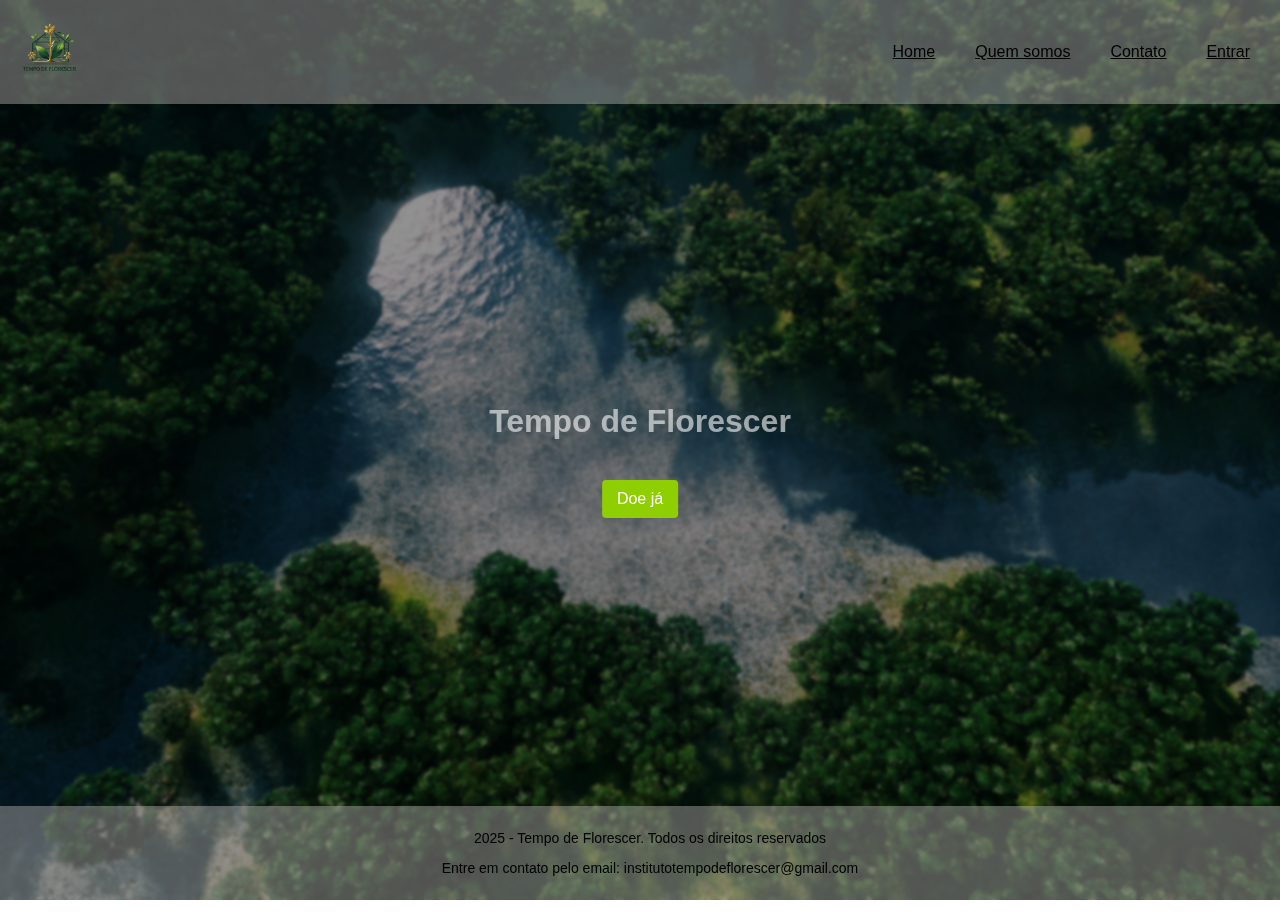
<file: index.html>
<!DOCTYPE html>
<html lang="pt-br">
<head>
    <meta charset="UTF-8">
    <title>Tempo de Florescer</title>
    <link rel="stylesheet" href="./css/style.css">
    <link rel="stylesheet" href="./css/nav.css">
</head>
<body>
    <nav>
        <div class="logo">
            <img src="./img/novalogo.png" alt="logo">
        </div>
        <div class="alinhamento">
            <ul>
                <li><a href="./index.html">Home</a></li> 
                <li><a href="./quemsomos.html">Quem somos</a></li>
                <li><a href="./contatos.html">Contato</a></li>
                <li><a href="./entrar.html">Entrar</a></li>
            </ul>
        </div>
    </nav>

    <main>
        <h1>Tempo de Florescer</h1>
        <div>
            <a href="./doacao.html">
                <button>Doe já</button>
            </a>
        </div>
    </main>
    <footer>
        <p>2025 - Tempo de Florescer. Todos os direitos reservados</p>
        <p>Entre em contato pelo email: institutotempodeflorescer@gmail.com</p>
    </footer>

</body>
</html>
</file>
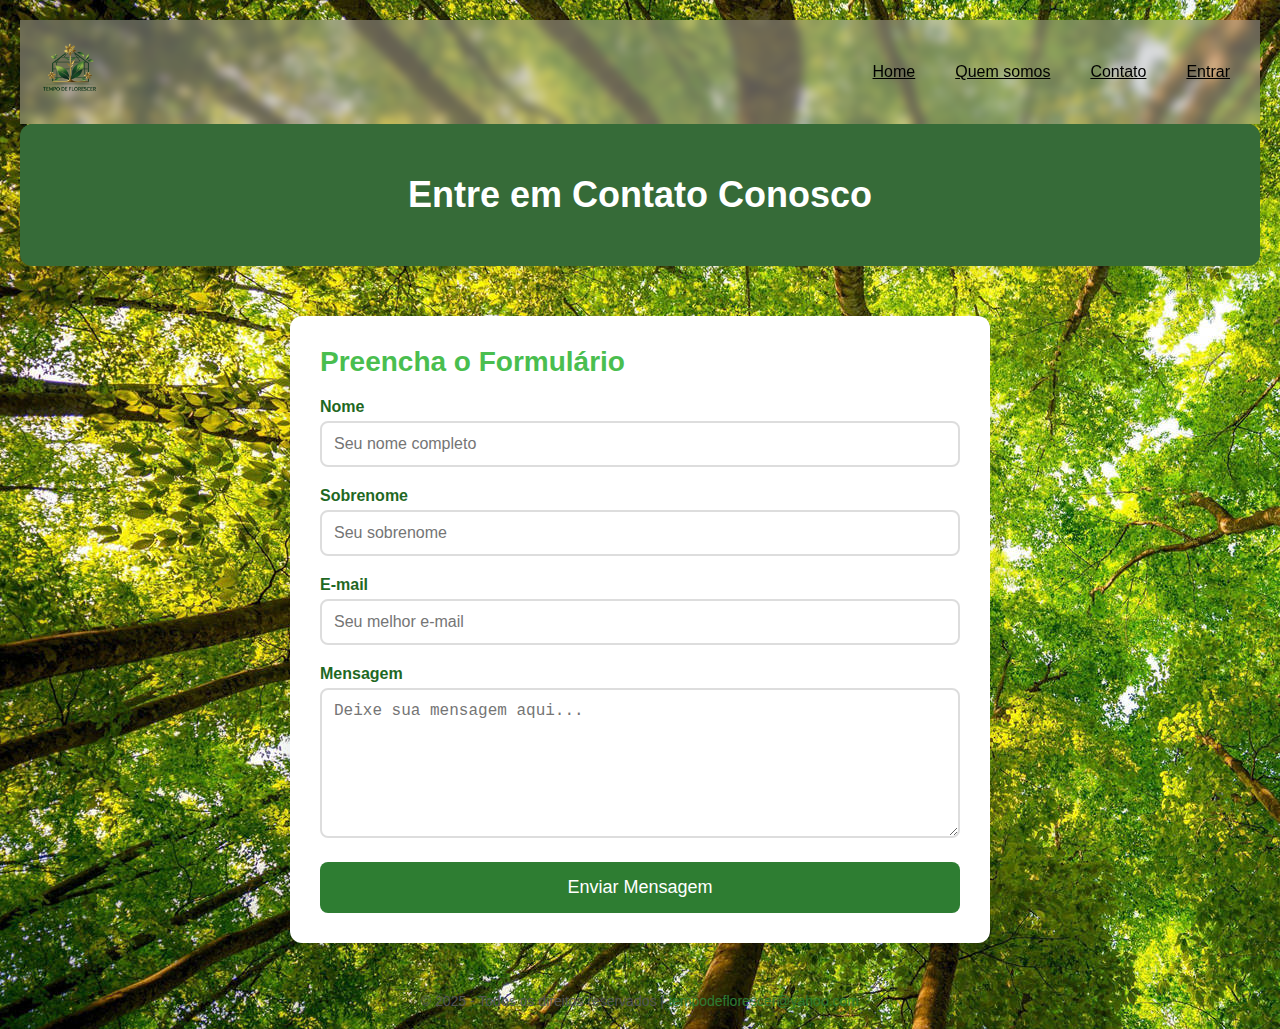
<file: contatos.html>
<!DOCTYPE html>
<html lang="pt-BR">
<head>
  <meta charset="UTF-8" />
  <meta name="viewport" content="width=device-width, initial-scale=1.0"/>
  <title>Contato</title>
  <link rel="stylesheet" href="./css/contatos.css">
  <link rel="stylesheet" href="./css/nav.css">
 
</head>
<body>
    <nav>
        <div>
            <img src="./img/novalogo.png" alt="logo">
        </div>
        <div class="alinhamento">
              <ul>
                  <ul aligl="left"><a href="./index.html">Home</a></ul> 
                  <ul aligl="center"><a href="./quemsomos.html">Quem somos</a></ul>
                  <ul aligl="right" ><a href="./contatos.html">Contato</a></ul>
                  <ul aligl="right" ><a href="./entrar.html">Entrar</a></ul>
 
              </ul>
          
      </div>
     </nav>

<header>
  <h1>Entre em Contato Conosco</h1>
</header>

<section>
  <h2>Preencha o Formulário</h2>
  <form action="#" method="post">
    
    <div class="input-field">
      <label for="nome">Nome</label>
      <input type="text" id="nome" name="nome" required placeholder="Seu nome completo">
    </div>
    
    <div class="input-field">
      <label for="sobrenome">Sobrenome</label>
      <input type="text" id="sobrenome" name="sobrenome" required placeholder="Seu sobrenome">
    </div>
    
    <div class="input-field">
      <label for="email">E-mail</label>
      <input type="email" id="email" name="email" required placeholder="Seu melhor e-mail">
    </div>
    
    <div class="input-field">
      <label for="mensagem">Mensagem</label>
      <textarea id="mensagem" name="mensagem" required placeholder="Deixe sua mensagem aqui..."></textarea>
    </div>

    <button type="submit">Enviar Mensagem</button>
  </form>
</section>

<div class="footer">
  <p>&copy; 2025 - Todos os direitos reservados | <a href="mailto:contato@exemplo.com">tempodeflorescer@yahoo.com</a></p>
</div>

</body>
</html>
</file>
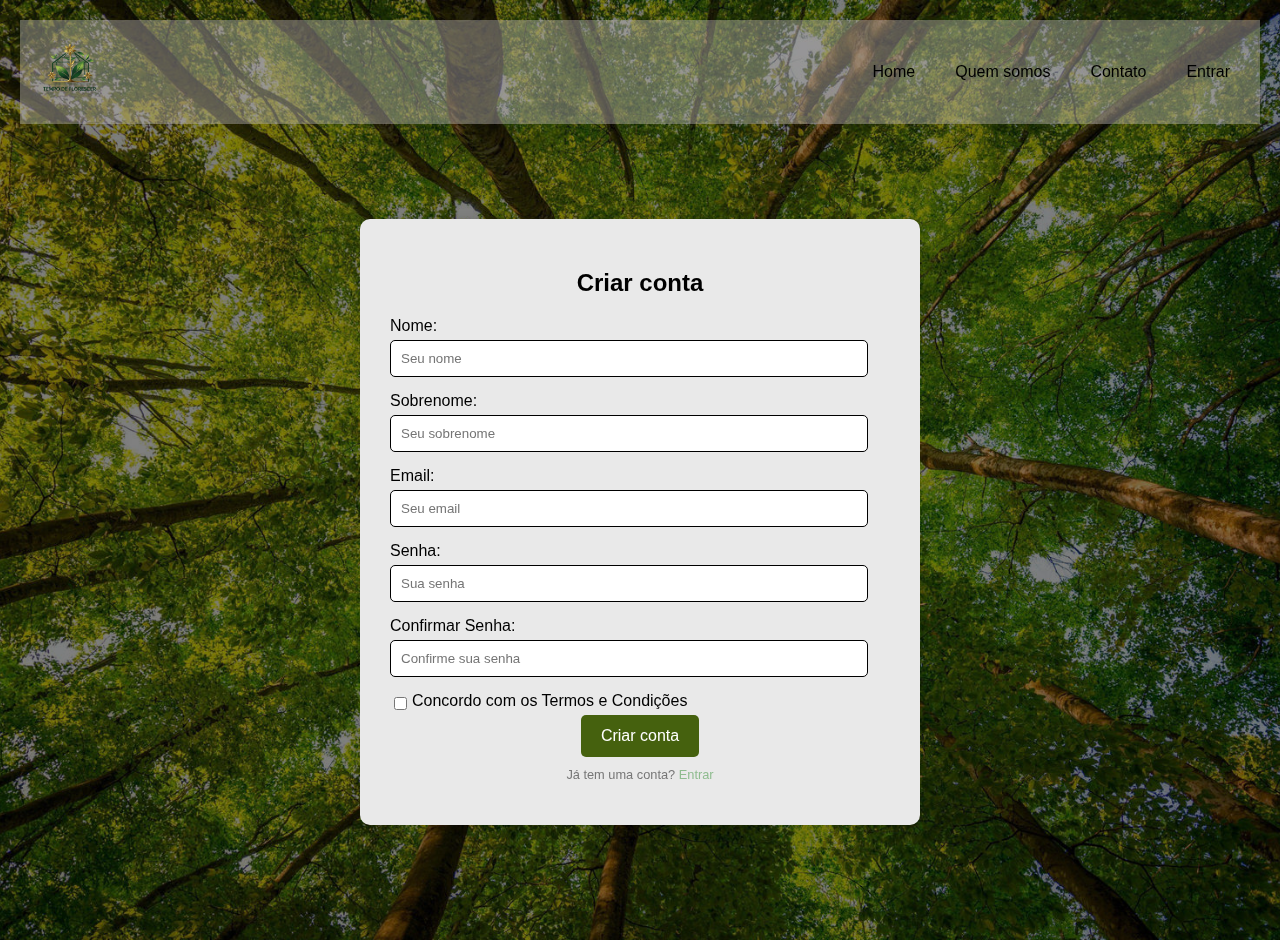
<file: criar.html>
<!DOCTYPE html>
<html lang="pt-br">
<head>
    <meta charset="UTF-8">
    <meta name="viewport" content="width=device-width, initial-scale=1.0">
    <title>Sign Up - Tempo de Florescer</title>
    <link rel="stylesheet" href="./css/entrarecriar.css">
    <link rel="stylesheet" href="./css/nav.css">
 
   
</head>
<body>
    <nav>
        <div>
            <img src="./img/novalogo.png" alt="logo">
        </div>
        <div class="alinhamento">
              <ul>
                  <ul aligl="left"><a href="./index.html">Home</a></ul> 
                  <ul aligl="center"><a href="./quemsomos.html">Quem somos</a></ul>
                  <ul aligl="right" ><a href="./contatos.html">Contato</a></ul>
                  <ul aligl="right" ><a href="./entrar.html">Entrar</a></ul>
 
              </ul>
          
      </div>
     </nav>
     <div class="alinhamentocontainer">
        <div class="signup-container">
            <h2>Criar conta</h2>
            <div class="input-group">
                <label for="nome">Nome:</label>
                <input type="text" id="nome" name="nome" placeholder="Seu nome">
            </div>
            <div class="input-group">
                <label for="sobrenome">Sobrenome:</label>
                <input type="text" id="sobrenome" name="sobrenome" placeholder="Seu sobrenome">
            </div>
            <div class="input-group">
                <label for="email">Email:</label>
                <input type="email" id="email" name="email" placeholder="Seu email">
            </div>
            <div class="input-group">
                <label for="senha">Senha:</label>
                <input type="password" id="senha" name="senha" placeholder="Sua senha">
            </div>
            <div class="input-group">
                <label for="confirmar_senha">Confirmar Senha:</label>
                <input type="password" id="confirmar_senha" name="confirmar_senha" placeholder="Confirme sua senha">
            </div>
           <div style="display: flex; align-items: center;">
    <input type="checkbox" id="termos">
    <label for="termos">Concordo com os Termos e Condições</label>
</div>
            <button type="submit">Criar conta</button>
            <p class="terms">Já tem uma conta? <a href="./entrar.html">Entrar</a></p>
        </div>
     </div>
    
</body>
</html>
</file>
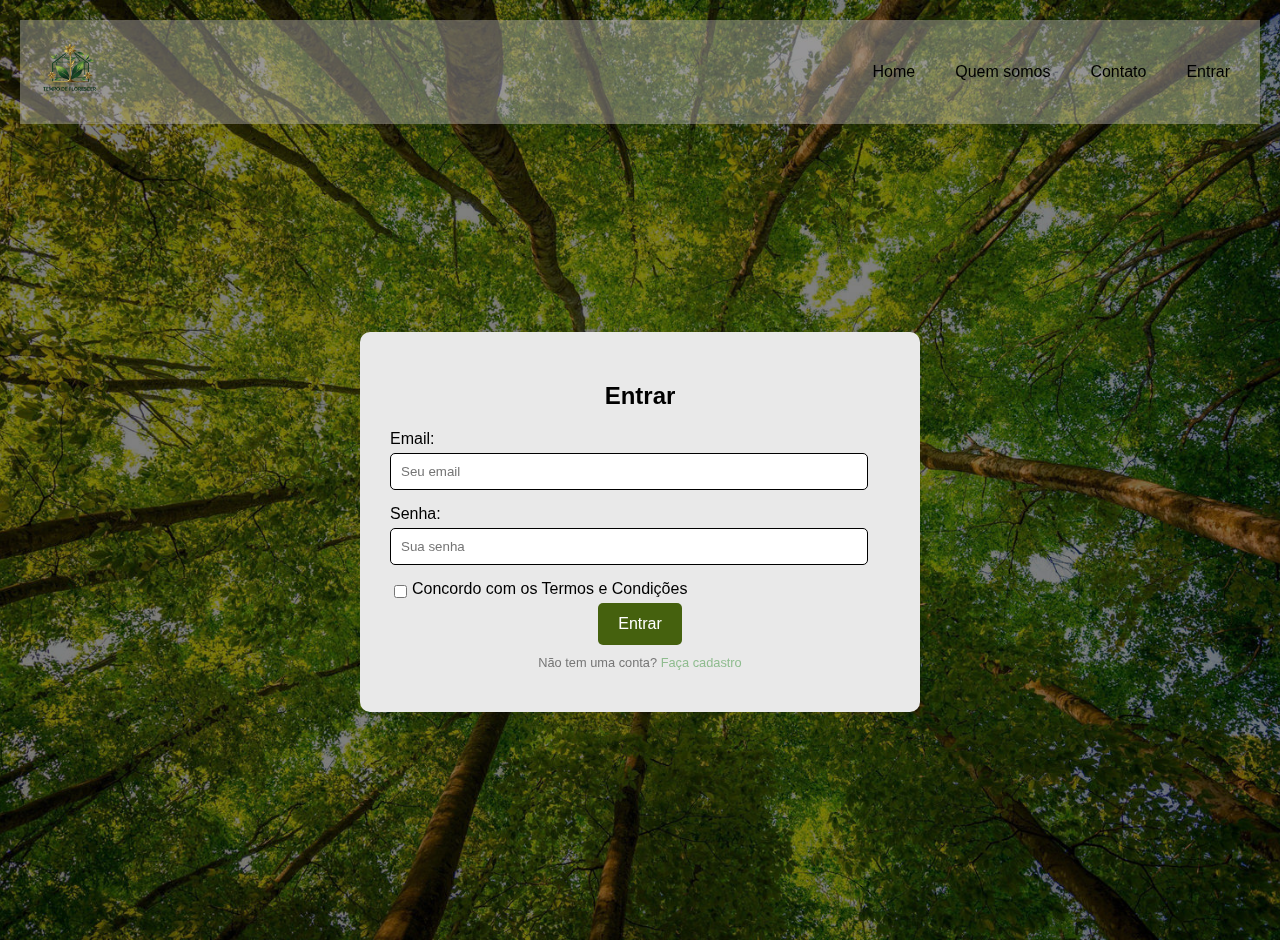
<file: entrar.html>
<!DOCTYPE html>
<html lang="pt-br">
<head>
    <meta charset="UTF-8">
    <meta name="viewport" content="width=device-width, initial-scale=1.0">
    <title>Sign Up - Tempo de Florescer</title>
    <link rel="stylesheet" href="./css/entrarecriar.css">
    <link rel="stylesheet" href="./css/nav.css">
 
   
</head>
<body>
    <nav>
        <div>
            <img src="./img/novalogo.png" alt="logo">
        </div>
        <div class="alinhamento">
              <ul>
                  <ul aligl="left"><a href="./index.html">Home</a></ul> 
                  <ul aligl="center"><a href="./quemsomos.html">Quem somos</a></ul>
                  <ul aligl="right" ><a href="./contatos.html">Contato</a></ul>
                  <ul aligl="right" ><a href="./entrar.html">Entrar</a></ul>
 
              </ul>
          
      </div>
     </nav>
     <div class="alinhamentocontainer">
        <div class="signup-container">
            <h2>Entrar</h2>
            <div class="input-group">
                <label for="email">Email:</label>
                <input type="email" id="email" name="email" placeholder="Seu email">
            </div>
            <div class="input-group">
                <label for="senha">Senha:</label>
                <input type="password" id="senha" name="senha" placeholder="Sua senha">
            </div>
            <div style="display: flex; align-items: center;">
    <input type="checkbox" id="termos">
    <label for="termos">Concordo com os Termos e Condições</label>
</div>
            <button type="submit">Entrar</button>
            <p class="terms">Não tem uma conta? <a href="./criar.html">Faça cadastro</a></p>
        </div>

     </div>
    
</body>
</html>
</file>
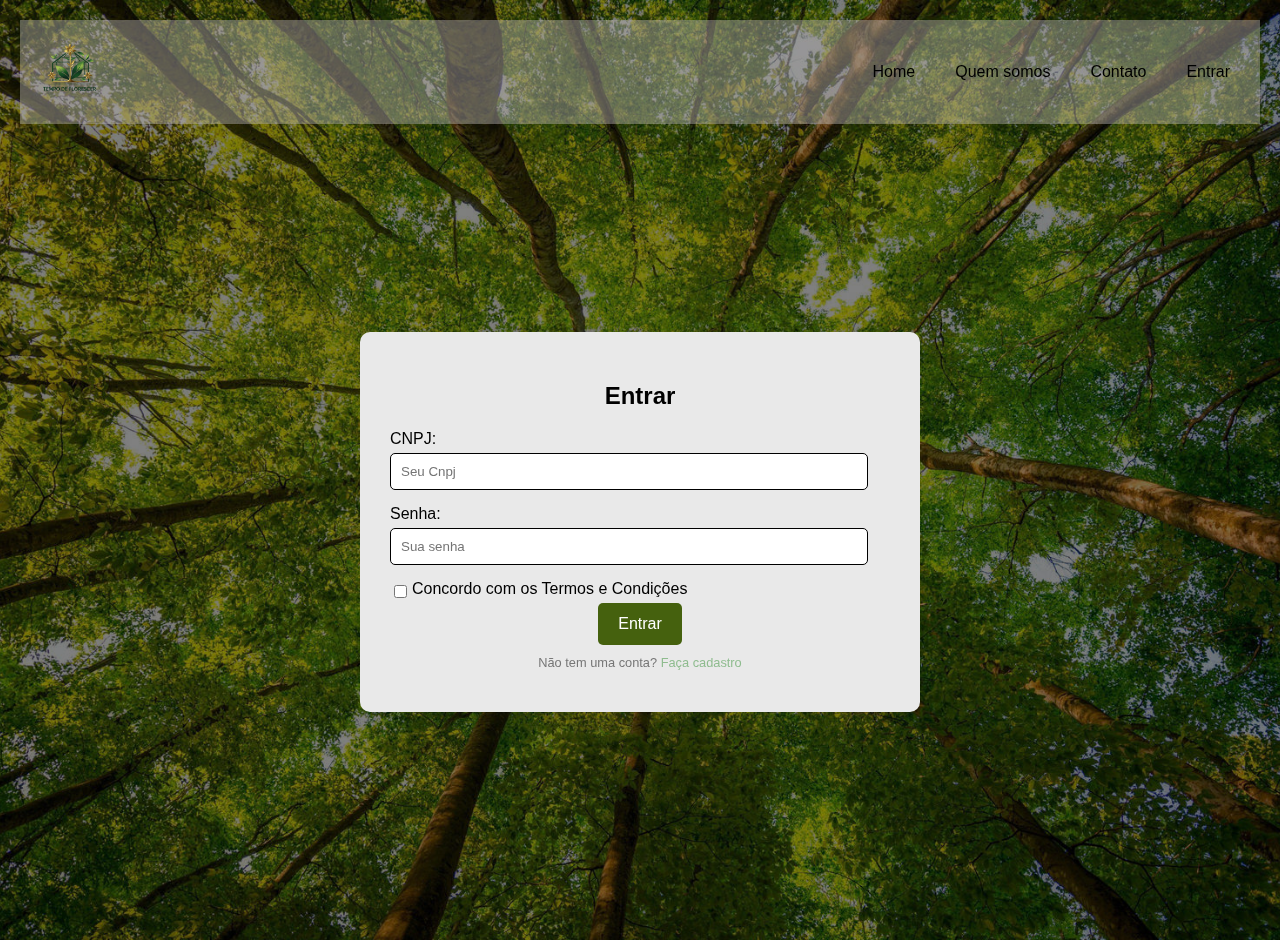
<file: entrarempresas.html>
<!DOCTYPE html>
<html lang="pt-br">
<head>
    <meta charset="UTF-8">
    <meta name="viewport" content="width=device-width, initial-scale=1.0">
    <title>Sign Up - Tempo de Florescer</title>
    <link rel="stylesheet" href="./css/entrarecriar.css">
    <link rel="stylesheet" href="./css/nav.css">
 
   
</head>
<body>
    <nav>
        <div>
            <img src="./img/novalogo.png" alt="logo">
        </div>
        <div class="alinhamento">
              <ul>
                  <ul aligl="left"><a href="./index.html">Home</a></ul> 
                  <ul aligl="center"><a href="./quemsomos.html">Quem somos</a></ul>
                  <ul aligl="right" ><a href="./contatos.html">Contato</a></ul>
                  <ul aligl="right" ><a href="./entrar.html">Entrar</a></ul>
 
              </ul>
          
      </div>
     </nav>
     <div class="alinhamentocontainer">
        <div class="signup-container">
            <h2>Entrar</h2>
            <div class="input-group">
                <label for="Cnpj">CNPJ:</label>
                <input type="email" id="Cnpj" name="Cnpj" placeholder="Seu Cnpj">
            </div>
            <div class="input-group">
                <label for="senha">Senha:</label>
                <input type="password" id="senha" name="senha" placeholder="Sua senha">
            </div>
            <div style="display: flex; align-items: center;">
    <input type="checkbox" id="termos">
    <label for="termos">Concordo com os Termos e Condições</label>
</div>
            <button type="submit">Entrar</button>
            <p class="terms">Não tem uma conta? <a href="./criar.html">Faça cadastro</a></p>
        </div>

     </div>
    
</body>
</html>
</file>
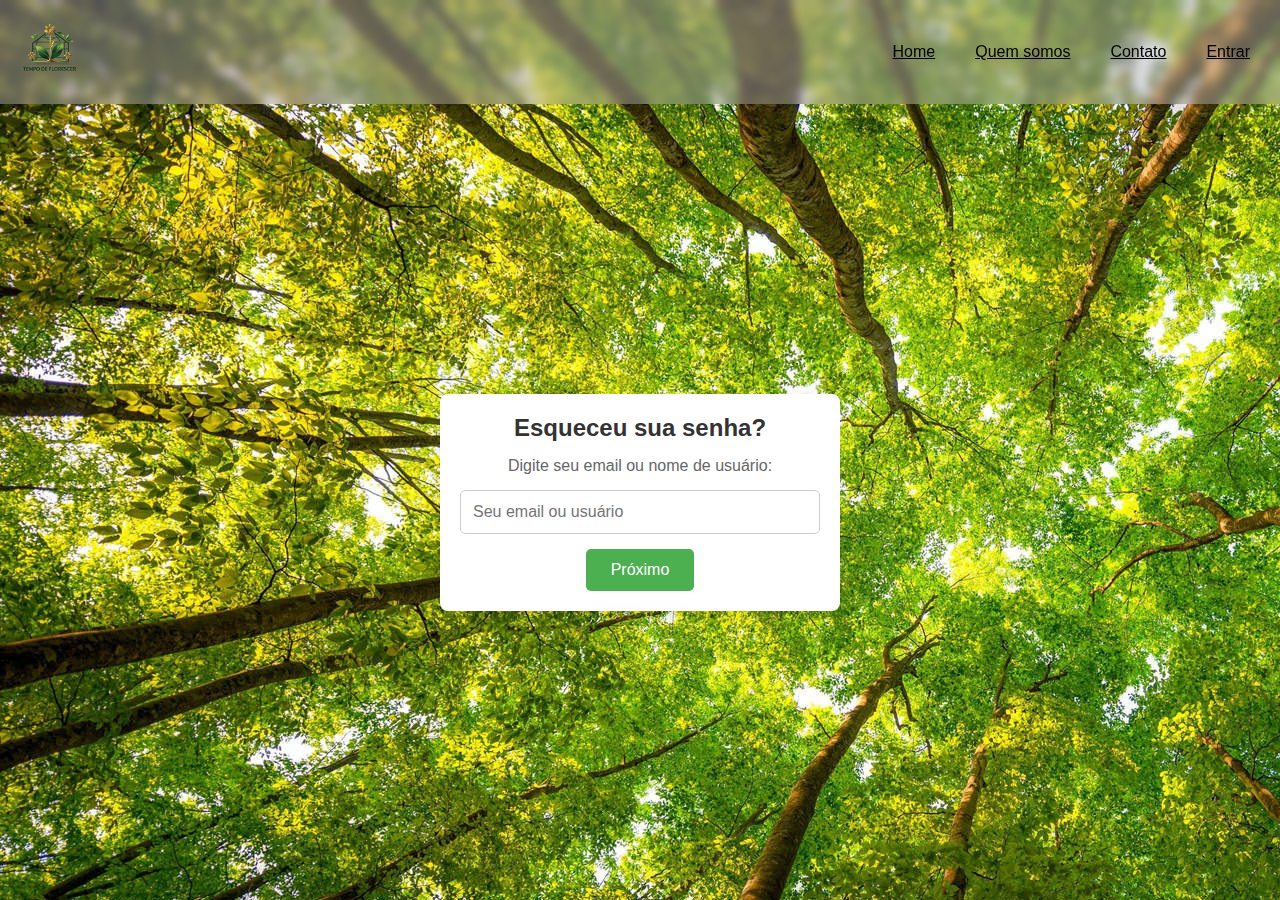
<file: redefinirsenha.html>
<!DOCTYPE html>
<html lang="pt-br">
<head>
    <meta charset="UTF-8">
    <meta name="viewport" content="width=device-width, initial-scale=1.0">
    <title>Fluxo de Páginas</title>
    <link rel="stylesheet" href="./css/redefinirsenha.css">
    <link rel="stylesheet" href="./css/nav.css">
</head>
<body>
    <nav>
        <div>
            <img src="./img/novalogo.png" alt="logo">
        </div>
        <div class="alinhamento">
              <ul>
                  <ul aligl="left"><a href="./index.html">Home</a></ul> 
                  <ul aligl="center"><a href="./quemsomos.html">Quem somos</a></ul>
                  <ul aligl="right" ><a href="./contatos.html">Contato</a></ul>
                  <ul aligl="right" ><a href="./entrar.html">Entrar</a></ul>
 
              </ul>
          
      </div>
     </nav>
    <div class="container">
        <div id="page1" class="page active">
            <h2>Esqueceu sua senha?</h2>
            <p>Digite seu email ou nome de usuário:</p>
            <input type="text" placeholder="Seu email ou usuário">
            <button onclick="nextPage('page2')">Próximo</button>
        </div>

        <div id="page2" class="page">
            <h2>Redefinir Senha</h2>
            <p>Enviaremos um código de verificação para o seu email.</p>
            <input type="email" placeholder="Seu email">
            <button onclick="nextPage('page3')">Próximo</button>
            <button onclick="previousPage('page1')">Voltar</button>
        </div>

        <div id="page3" class="page">
            <h2>Redefinir Senha</h2>
            <p>Digite o código de verificação que enviamos para o seu email:</p>
            <input type="text" placeholder="Código de verificação">
            <input type="password" placeholder="Nova senha">
            <input type="password" placeholder="Confirmar nova senha">
            <button onclick="alert('Senha redefinida com sucesso!')">Confirmar</button>
            <button onclick="previousPage('page2')">Voltar</button>
        </div>
    </div>

    <script src="./js/redefinirsenha.js"></script>
</body>
</html>
</file>
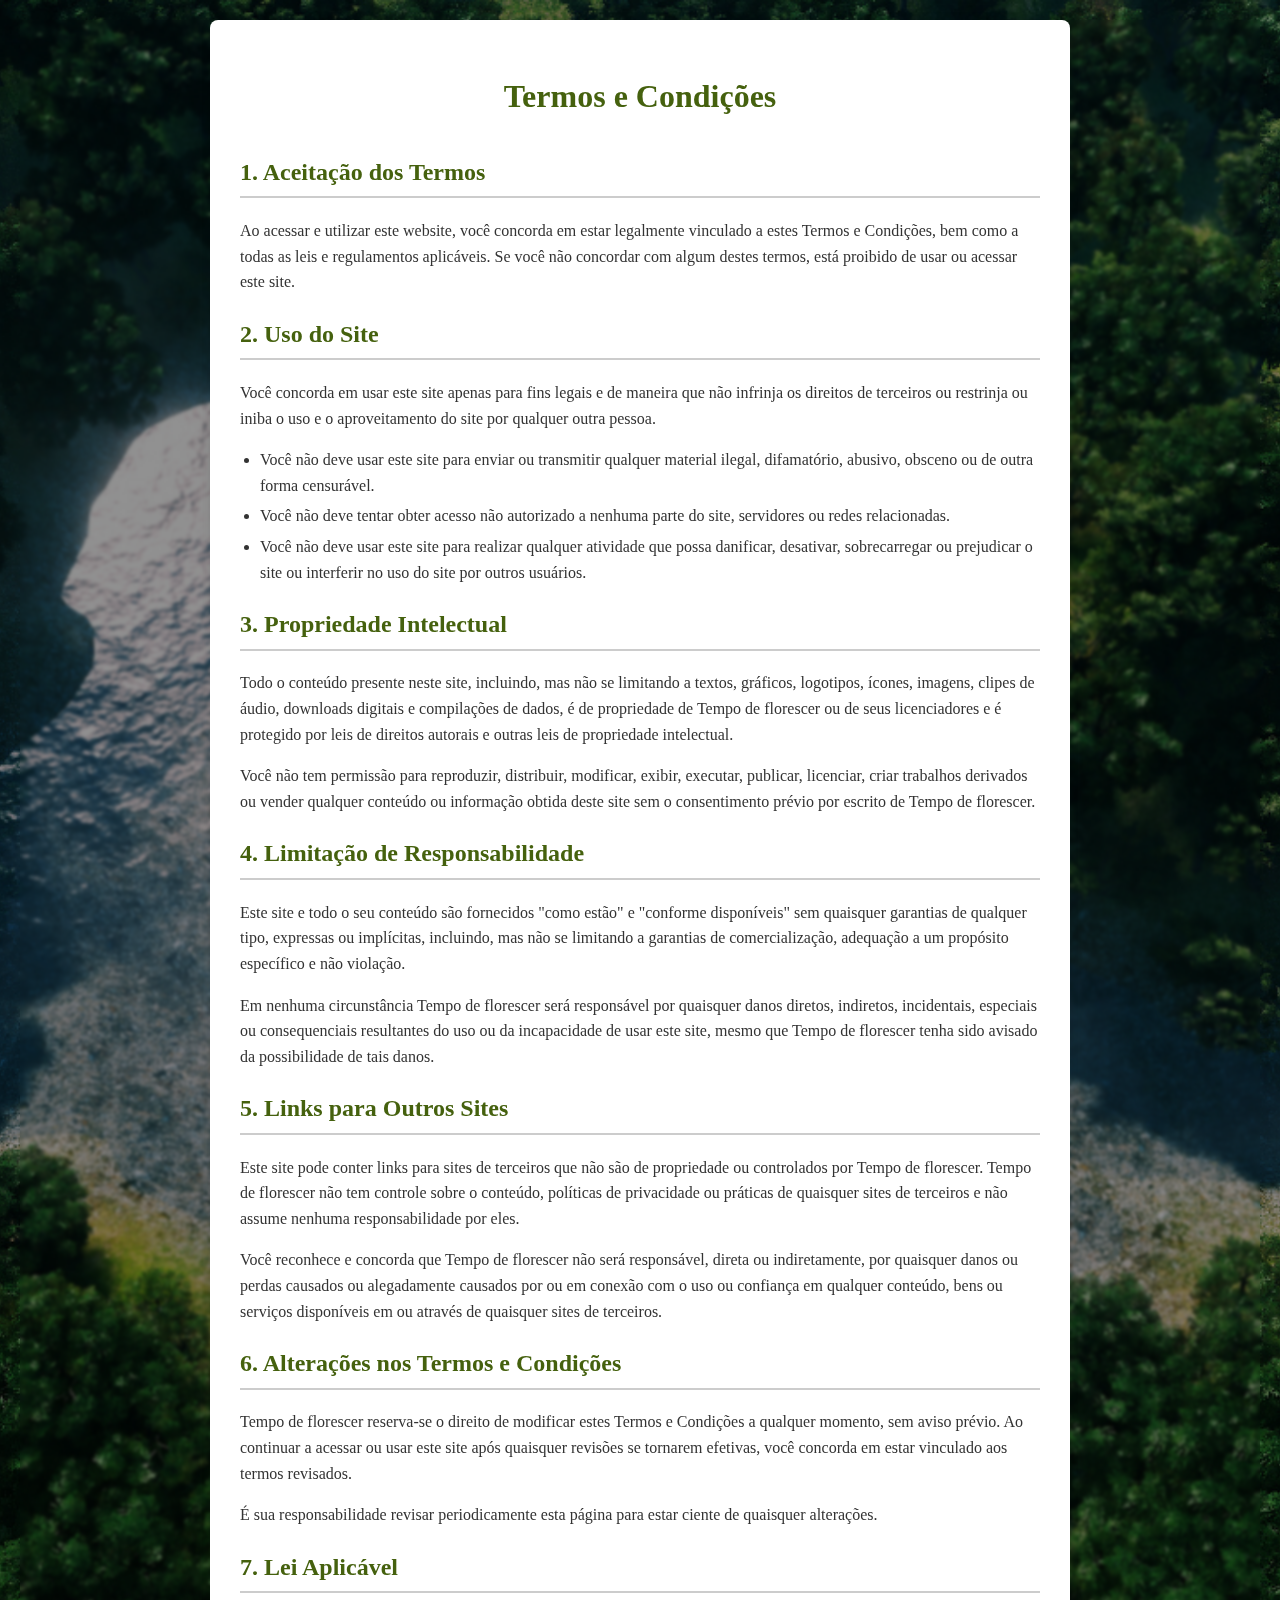
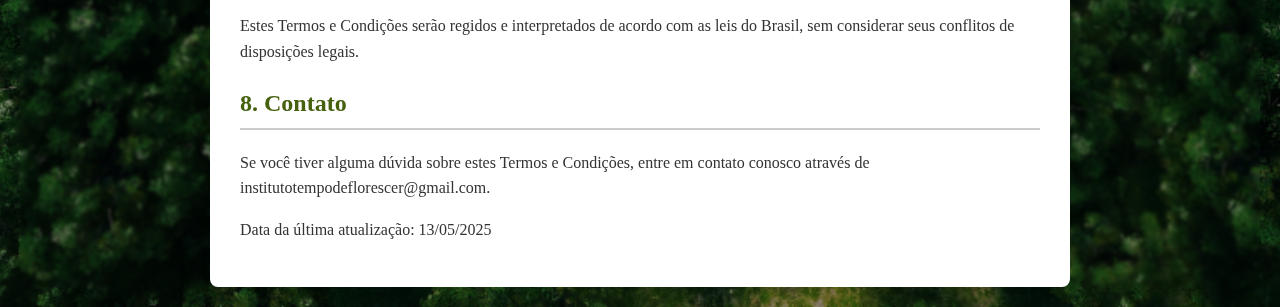
<file: termos.html>
<!DOCTYPE html>
<html lang="pt-BR">
<head>
    <meta charset="UTF-8">
    <meta name="viewport" content="width=device-width, initial-scale=1.0">
    <title>Termos e Condições</title>
    <link rel="stylesheet" href="./css/termos.css">
</head>
<body>
    <div class="container">
        <h1>Termos e Condições</h1>

        <h2>1. Aceitação dos Termos</h2>
        <p>Ao acessar e utilizar este website, você concorda em estar legalmente vinculado a estes Termos e Condições, bem como a todas as leis e regulamentos aplicáveis. Se você não concordar com algum destes termos, está proibido de usar ou acessar este site.</p>

        <h2>2. Uso do Site</h2>
        <p>Você concorda em usar este site apenas para fins legais e de maneira que não infrinja os direitos de terceiros ou restrinja ou iniba o uso e o aproveitamento do site por qualquer outra pessoa.</p>
        <ul>
            <li>Você não deve usar este site para enviar ou transmitir qualquer material ilegal, difamatório, abusivo, obsceno ou de outra forma censurável.</li>
            <li>Você não deve tentar obter acesso não autorizado a nenhuma parte do site, servidores ou redes relacionadas.</li>
            <li>Você não deve usar este site para realizar qualquer atividade que possa danificar, desativar, sobrecarregar ou prejudicar o site ou interferir no uso do site por outros usuários.</li>
        </ul>

        <h2>3. Propriedade Intelectual</h2>
        <p>Todo o conteúdo presente neste site, incluindo, mas não se limitando a textos, gráficos, logotipos, ícones, imagens, clipes de áudio, downloads digitais e compilações de dados, é de propriedade de Tempo de florescer ou de seus licenciadores e é protegido por leis de direitos autorais e outras leis de propriedade intelectual.</p>
        <p>Você não tem permissão para reproduzir, distribuir, modificar, exibir, executar, publicar, licenciar, criar trabalhos derivados ou vender qualquer conteúdo ou informação obtida deste site sem o consentimento prévio por escrito de Tempo de florescer.</p>

        <h2>4. Limitação de Responsabilidade</h2>
        <p>Este site e todo o seu conteúdo são fornecidos "como estão" e "conforme disponíveis" sem quaisquer garantias de qualquer tipo, expressas ou implícitas, incluindo, mas não se limitando a garantias de comercialização, adequação a um propósito específico e não violação.</p>
        <p>Em nenhuma circunstância Tempo de florescer será responsável por quaisquer danos diretos, indiretos, incidentais, especiais ou consequenciais resultantes do uso ou da incapacidade de usar este site, mesmo que Tempo de florescer tenha sido avisado da possibilidade de tais danos.</p>

        <h2>5. Links para Outros Sites</h2>
        <p>Este site pode conter links para sites de terceiros que não são de propriedade ou controlados por Tempo de florescer. Tempo de florescer não tem controle sobre o conteúdo, políticas de privacidade ou práticas de quaisquer sites de terceiros e não assume nenhuma responsabilidade por eles.</p>
        <p>Você reconhece e concorda que Tempo de florescer não será responsável, direta ou indiretamente, por quaisquer danos ou perdas causados ou alegadamente causados por ou em conexão com o uso ou confiança em qualquer conteúdo, bens ou serviços disponíveis em ou através de quaisquer sites de terceiros.</p>

        <h2>6. Alterações nos Termos e Condições</h2>
        <p>Tempo de florescer reserva-se o direito de modificar estes Termos e Condições a qualquer momento, sem aviso prévio. Ao continuar a acessar ou usar este site após quaisquer revisões se tornarem efetivas, você concorda em estar vinculado aos termos revisados.</p>
        <p>É sua responsabilidade revisar periodicamente esta página para estar ciente de quaisquer alterações.</p>

        <h2>7. Lei Aplicável</h2>
        <p>Estes Termos e Condições serão regidos e interpretados de acordo com as leis do Brasil, sem considerar seus conflitos de disposições legais.</p>

        <h2>8. Contato</h2>
        <p>Se você tiver alguma dúvida sobre estes Termos e Condições, entre em contato conosco através de institutotempodeflorescer@gmail.com.</p>

        <p>Data da última atualização: 13/05/2025</p>
    </div>
</body>
</html>
</file>
<file: css/style.css>
body {
    background-image: url("../img/planodefundo.png");
    background-repeat: no-repeat;
    background-size: cover; /* Faz a imagem cobrir a tela */
    background-position: center; /* Centraliza */
    backdrop-filter: blur(1.5px);
    margin: 0;
    min-height: 100vh; /* Garante que a altura da tela seja 100% */
    display: flex;
    flex: 1;
    flex-direction: column;
}

button {
    background-color: #8fce00; /* Cor do botão */
    color: white;
    padding: 10px 15px;
    border: none;
    border-radius: 4px;
    cursor: pointer;
    font-size: 16px;
    transition: background-color 0.3s ease;
    margin-top: 20px; /* Ajusta o espaço entre o título e o botão */
}

h1 {
    text-align: center;
    color: rgba(255, 255, 255, 0.589);
    margin-bottom: 20px; /* Espaço entre o título e o botão */
}

button:hover {
    background-color: #6b8e23;
}

main {
    display: flex;
    flex-direction: column; /* Organiza em coluna */
    justify-content: center; /* Centraliza verticalmente */
    align-items: center; /* Centraliza horizontalmente */
    height: 100%; /* Usa o espaço disponível */
    max-width: 100%; /* Garante que o conteúdo não saia da tela */
    text-align: center;
    padding: 20px; /* Um pouco de padding nas bordas */
    position: absolute;
    top: 50%; /* Move o conteúdo para o meio da tela */
    left: 50%; /* Centraliza horizontalmente */
    transform: translate(-50%, -50%); /* Ajuste para garantir centralização exata */
}

footer {
    background-color: rgba(187, 183, 180, 0.438);
    backdrop-filter: blur(5px);
    color: black;
    text-align: center;
    padding: 10px;
    font-size: 14px;
    position: fixed;
    bottom: 0;
    width: 100%;
}
</file>
<file: css/nav.css>
body{
    font-family: 'Segoe UI', sans-serif;
}

nav {
    background-color: rgba(187, 183, 180, 0.438);
    backdrop-filter: blur(5px);
    display: flex;
    justify-content: space-between;
    align-items: center;
    padding: 10px;
}

nav ul {
    list-style: none;
    padding: 0;
    margin: 0;
    text-align:left;
    display: flex;
    
}
 
nav ul a {
    color: black;
    margin: 0 20px;

}

nav img {
    height: 80px;
    width: auto;
}
</file>
<file: css/entrarecriar.css>
body {
    background-color: #e6e6e6;
    margin: 0;
    display: flex;
    min-height: 100vh;
    background-image: url('../img/fundoentrar.jpg'); /* Adicione sua imagem de fundo aqui */
    background-size: cover;
    background-position: center;
    flex: 1;
    flex-direction: column;
    backdrop-filter: brightness(0.5);
    padding: 20px; /* Espaçamento ao redor do conteúdo */
}

.alinhamentocontainer {
    display: flex;
    justify-content: center;
    align-items: center;
    flex: 1;
}

.signup-container {
    background-color: rgb(233, 233, 233);
    padding: 30px;
    border-radius: 10px;
    box-shadow: 0 0 10px rgba(0, 0, 0, 0.1);
    text-align: center;
    max-width: 500px; /* Limita a largura máxima do container */
    width: 100%; /* Para ocupar 100% da largura disponível até o limite */
    margin: 20px; /* Dá um espaçamento em volta do contêiner */
}

h2 {
    color: #000000;
    margin-bottom: 20px;
}

.input-group {
    margin-bottom: 15px;
    text-align: left;
}

label {
    display: block;
    margin-bottom: 5px;
    color: #000000;
}

input[type="text"],
input[type="email"],
input[type="password"] {
    width: calc(100% - 22px);
    padding: 10px;
    border: 1px solid #000000;
    border-radius: 5px;
    box-sizing: border-box;
}

.checkbox-group {
    margin-bottom: 15px;
    text-align: left;
}

input[type="checkbox"] {
    margin-right: 5px;
}

button {
    background-color: #45610e; /* Um tom de verde inspirado na natureza */
    color: rgb(255, 255, 255);
    padding: 12px 20px;
    border: none;
    border-radius: 5px;
    cursor: pointer;
    font-size: 16px;
}

button:hover {
    background-color: #38500a;
}

.terms {
    font-size: 0.8em;
    color: #777;
    margin-top: 10px;
}

a {
    color: #8FBC8F;
    text-decoration: none;
}

a:hover {
    text-decoration: underline;
}
</file>
<file: css/termos.css>
body {
    line-height: 1.6;
    margin: 20px;
    background-color: #f4f4f4;
    color: #333;
    background-image: url("../img/planodefundo.png");
    background-repeat: no-repeat;
    background-size:cover; /* Faz a imagem cobrir a tela */
    background-position:center; /* Centraliza */
    backdrop-filter: blur(1.5px);
    display: flex;
    flex: 1;
    flex-direction: column;
}
.container {
    max-width: 800px;
    margin: 0 auto;
    background-color: #fff;
    padding: 30px;
    border-radius: 8px;
    box-shadow: 0 0 10px rgba(0, 0, 0, 0.1);
}
h1, h2 {
    color: #45610e;
}
h1 {
    text-align: center;
    margin-bottom: 30px;
}
h2 {
    margin-top: 20px;
    border-bottom: 2px solid #ccc;
    padding-bottom: 5px;
}
p {
    margin-bottom: 15px;
}
ul {
    margin-bottom: 15px;
    padding-left: 20px;
}
li {
    margin-bottom: 5px;
}
a {
    color:#45610e;
    text-decoration: none;
}
a:hover {
    text-decoration: underline;
}
</file>
<file: css/contatos.css>
/* Resetando margens e preenchimento de todos os elementos */
* {
    box-sizing: border-box;
    margin: 0;
    padding: 0;
}

body {
    background-color: #eafae9; /* Fundo verde claro */
    color: #2d2d2d;
    overflow-x: hidden;
    display: flex;
    flex: 1;
    flex-direction: column;
    padding: 20px; /* Adiciona espaçamento ao redor de todo o conteúdo */
     background-image: url('../img/fundoentrar.jpg'); /* Adicione sua imagem de fundo aqui */
}

header {
    text-align: center;
    padding: 50px 0;
    background-color: #366b38;
    color: white;
    border-radius: 12px;
    box-shadow: 0 4px 20px rgba(0, 0, 0, 0.1);
    margin-bottom: 30px; /* Dá um espaçamento abaixo do header */
}

header h1 {
    font-size: 36px;
}

section {
    max-width: 700px;  /* Ajustado para 900px */
    margin: auto;
    padding: 30px;
    background-color: white;
    border-radius: 12px;
    box-shadow: 0 4px 20px rgba(0, 0, 0, 0.1);
    margin-top: 20px; /* Adiciona um espaçamento no topo */
    width: 100%; /* Garante que o container ocupe toda a largura disponível até o máximo de 900px */
}

h2 {
    color: #4abe4f;
    margin-bottom: 20px;
    font-size: 28px;
}

.input-field {
    margin-bottom: 20px;
}

label {
    display: block;
    font-weight: bold;
    margin-bottom: 5px;
    color: #1f6823;
}

input, textarea {
    width: 100%;
    padding: 12px;
    border: 2px solid #ddd;
    border-radius: 8px;
    font-size: 16px;
    outline: none;
    transition: border-color 0.3s ease;
}

input:focus, textarea:focus {
    border-color: #1b5e1e;
}

textarea {
    resize: vertical;
    min-height: 150px;
}

button {
    background-color: #2e7d32;
    color: white;
    padding: 15px 25px;
    font-size: 18px;
    border: none;
    border-radius: 8px;
    cursor: pointer;
    transition: background-color 0.3s ease;
    width: 100%;
}

button:hover {
    background-color: #1c5e29;
}

.footer {
    text-align: center;
    margin-top: 50px;
    font-size: 14px;
    color: #555;
}

.footer a {
    color: #2e7d32;
    text-decoration: none;
}

.footer a:hover {
    text-decoration: underline;
}
</file>
<file: css/redefinirsenha.css>
/* Resetando margens e padding */
* {
    box-sizing: border-box;
    margin: 0;
    padding: 0;
}

/* Corpo da página */
body {
    font-family: Arial, sans-serif;
    background-color: #f5f5f5; /* Cor de fundo suave */
    display: flex;
    flex-direction: column;
    min-height: 100vh; /* Garante que o conteúdo ocupe a altura da tela */
    background-image: url('../img/fundoentrar.jpg'); 
}

/* Navegação */
nav {
    background-color: #4CAF50;
    padding: 10px;
    color: white;
    display: flex;
    justify-content: space-between;
    align-items: center;
}

nav .alinhamento ul {
    list-style-type: none;
    display: flex;
}

nav .alinhamento ul li {
    margin: 0 10px;
}

nav .alinhamento ul li a {
    color: white;
    text-decoration: none;
    font-size: 16px;
}

/* Container principal */
.container {
    display: flex;
    justify-content: center;
    align-items: center;
    flex-direction: column;
    flex: 1;
    padding: 20px;
    gap: 20px;
}

/* Páginas (divs) de cada etapa */
.page {
    display: none;
    text-align: center;
    width: 100%;
    max-width: 400px;
    background-color: white;
    padding: 20px;
    border-radius: 8px;
    box-shadow: 0 4px 10px rgba(0, 0, 0, 0.1);
}

.page.active {
    display: block;
}

h2 {
    margin-bottom: 15px;
    font-size: 24px;
    color: #333;
}

p {
    margin-bottom: 15px;
    font-size: 16px;
    color: #666;
}

input[type="text"],
input[type="email"],
input[type="password"] {
    width: 100%;
    padding: 12px;
    margin-bottom: 15px;
    border: 1px solid #ccc;
    border-radius: 5px;
    font-size: 16px;
}

button {
    background-color: #4CAF50;
    color: white;
    padding: 12px 25px;
    font-size: 16px;
    border: none;
    border-radius: 5px;
    cursor: pointer;
    transition: background-color 0.3s;
}

button:hover {
    background-color: #45a049;
}

button:focus {
    outline: none;
}

/* Rodapé */
footer {
    background-color: #333;
    color: white;
    text-align: center;
    padding: 10px;
    font-size: 14px;
    position: relative;
    width: 100%;
    bottom: 0;
}
</file>
